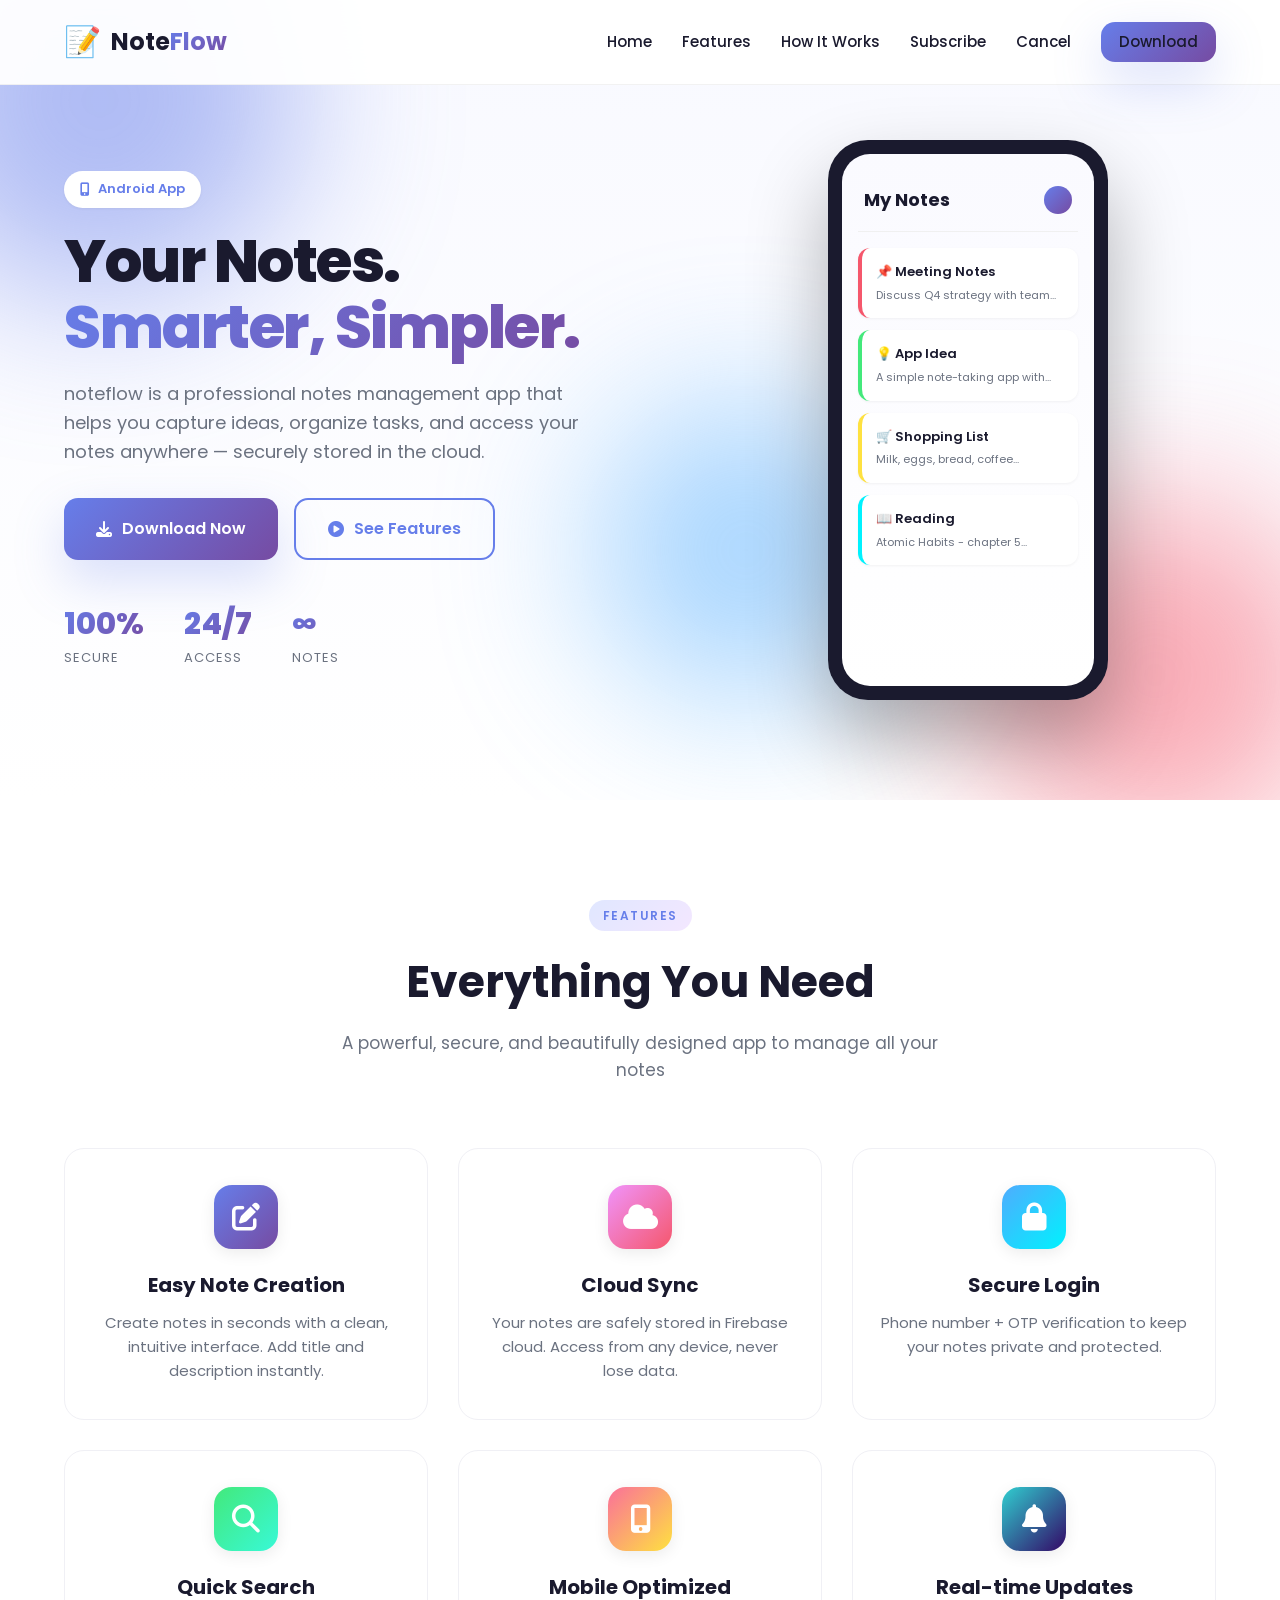
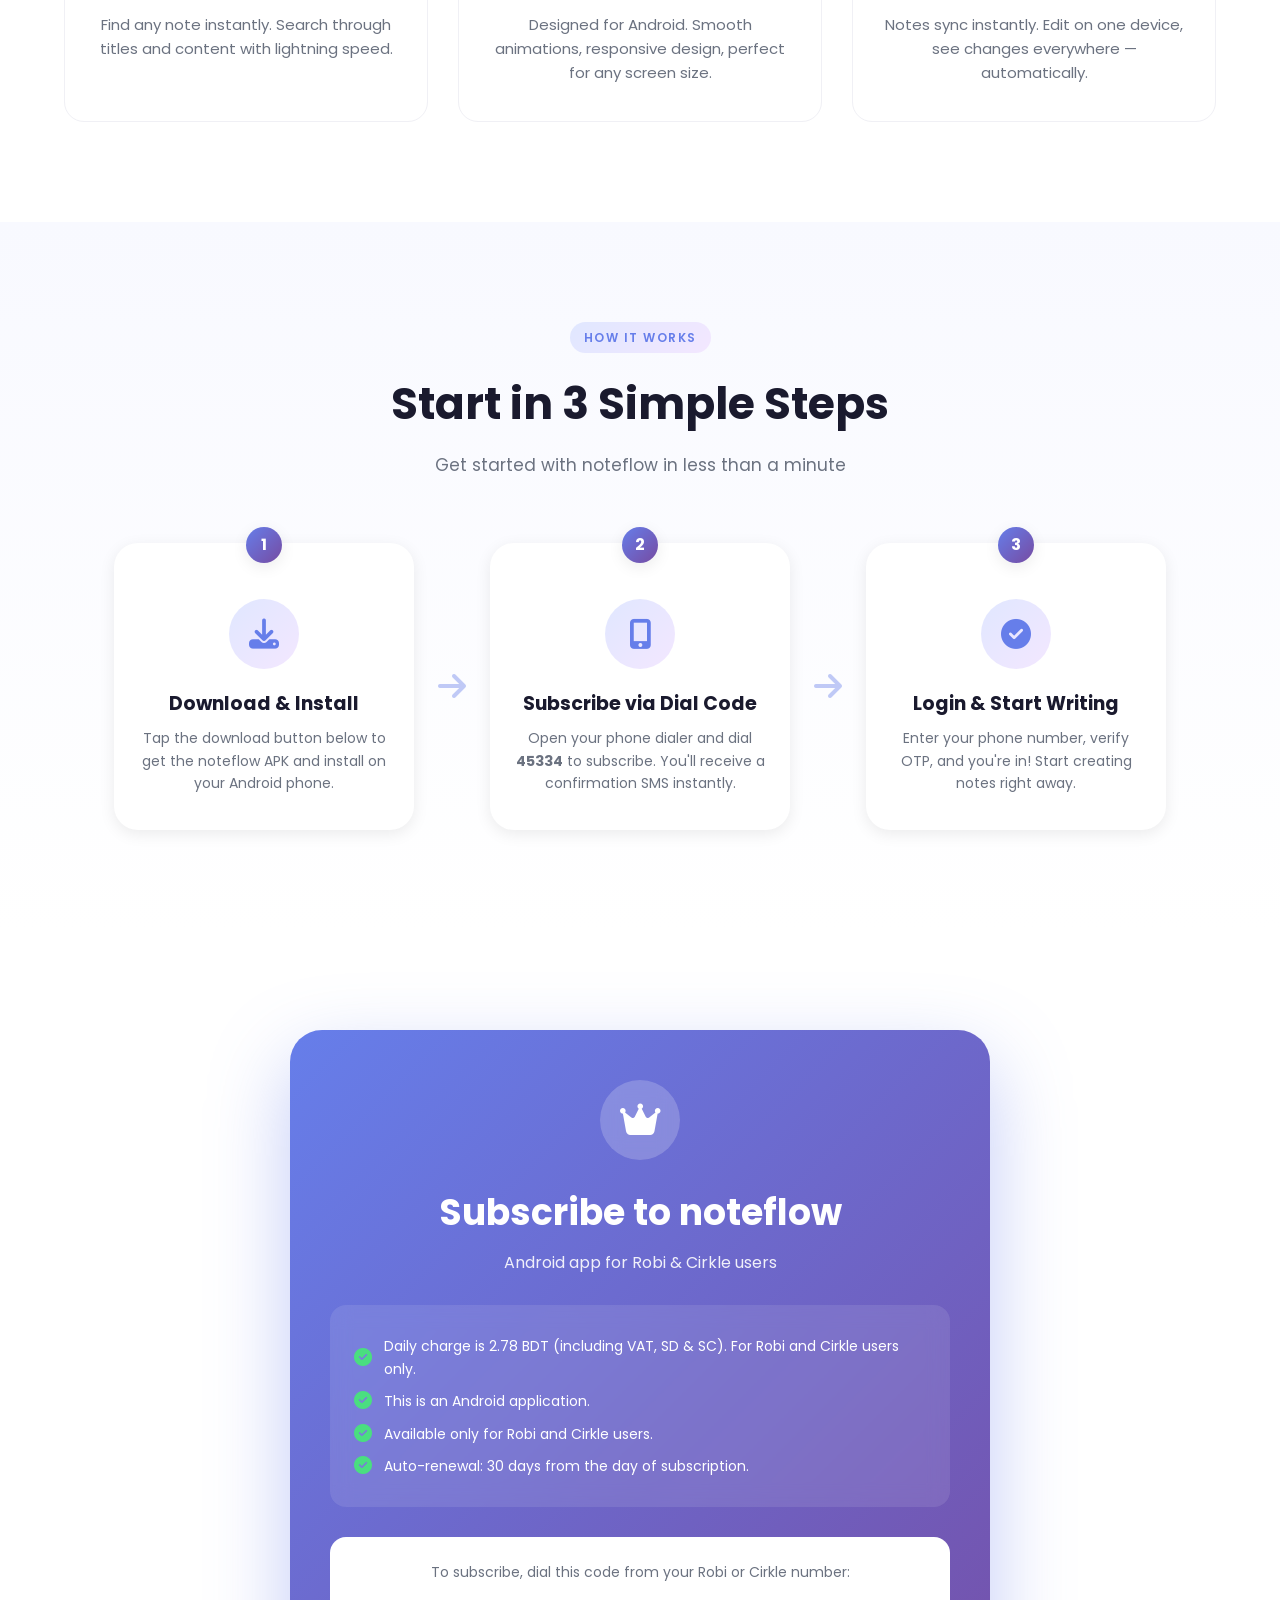
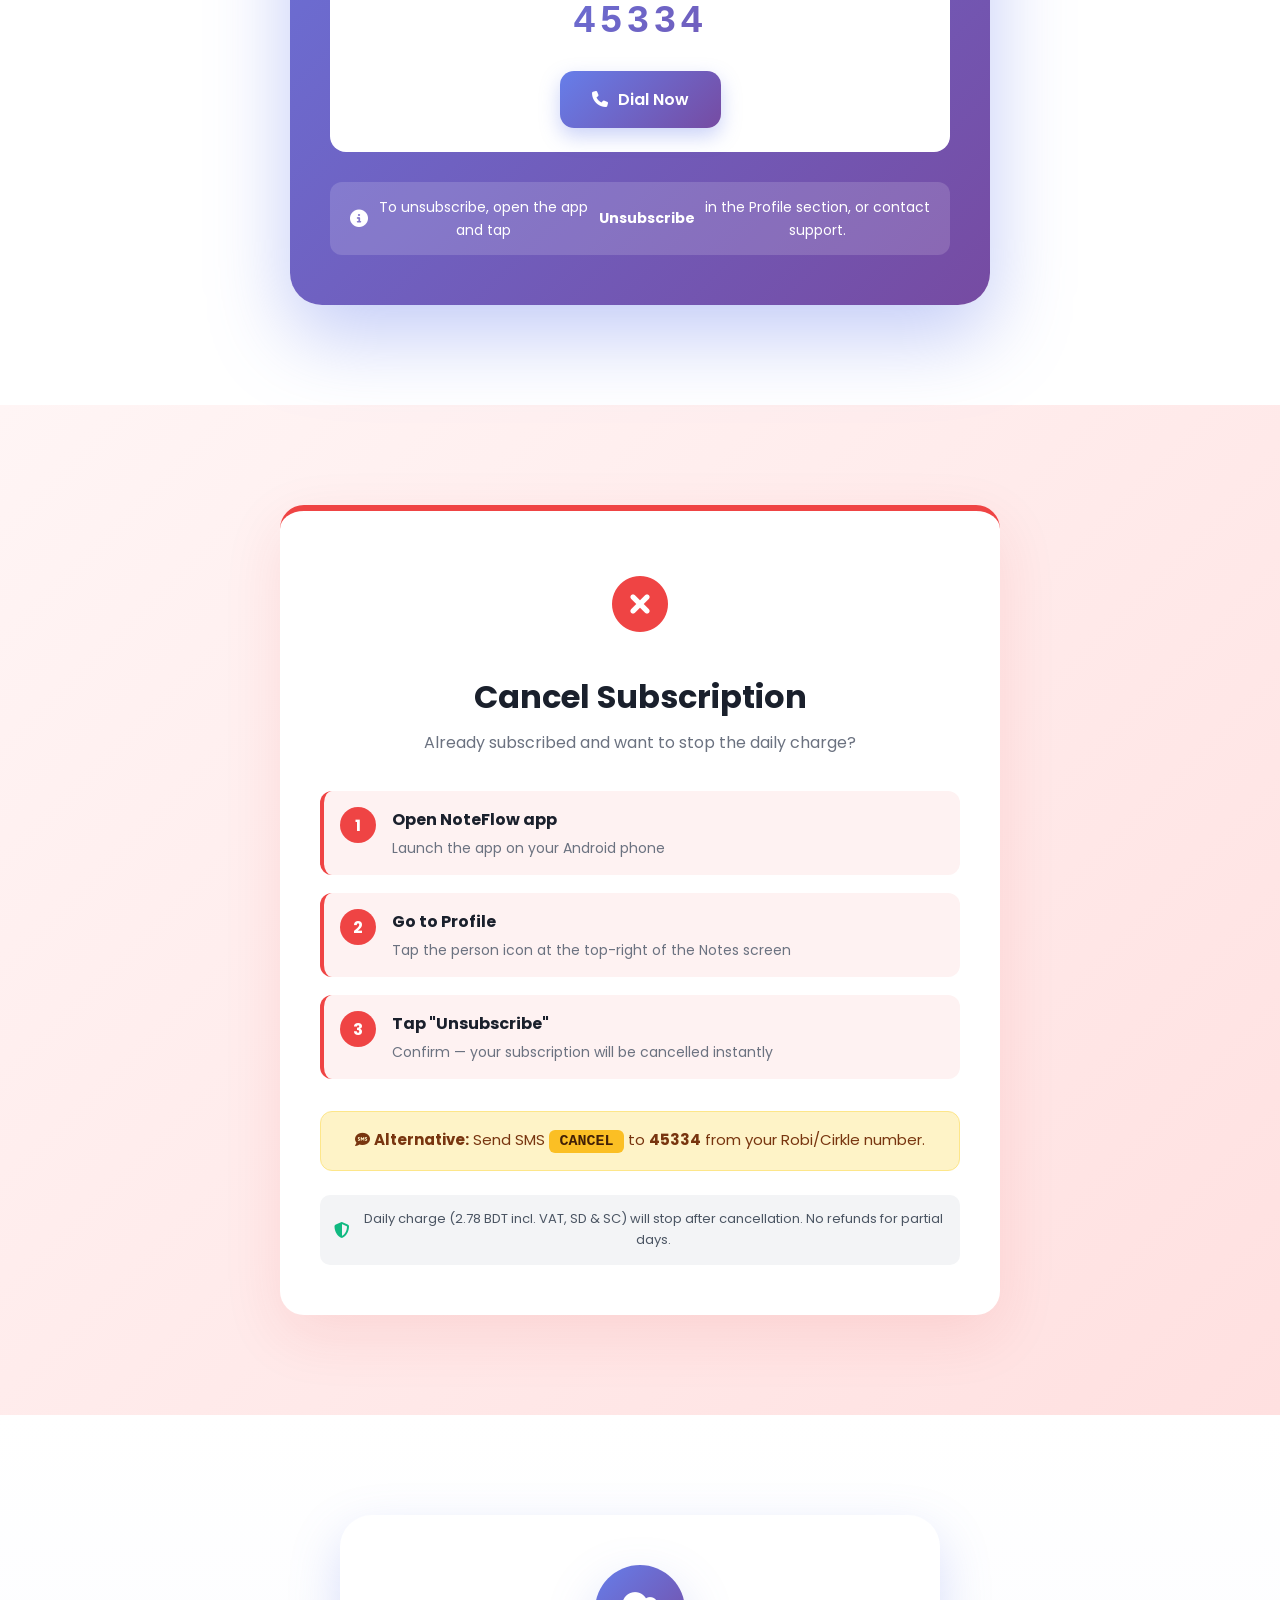
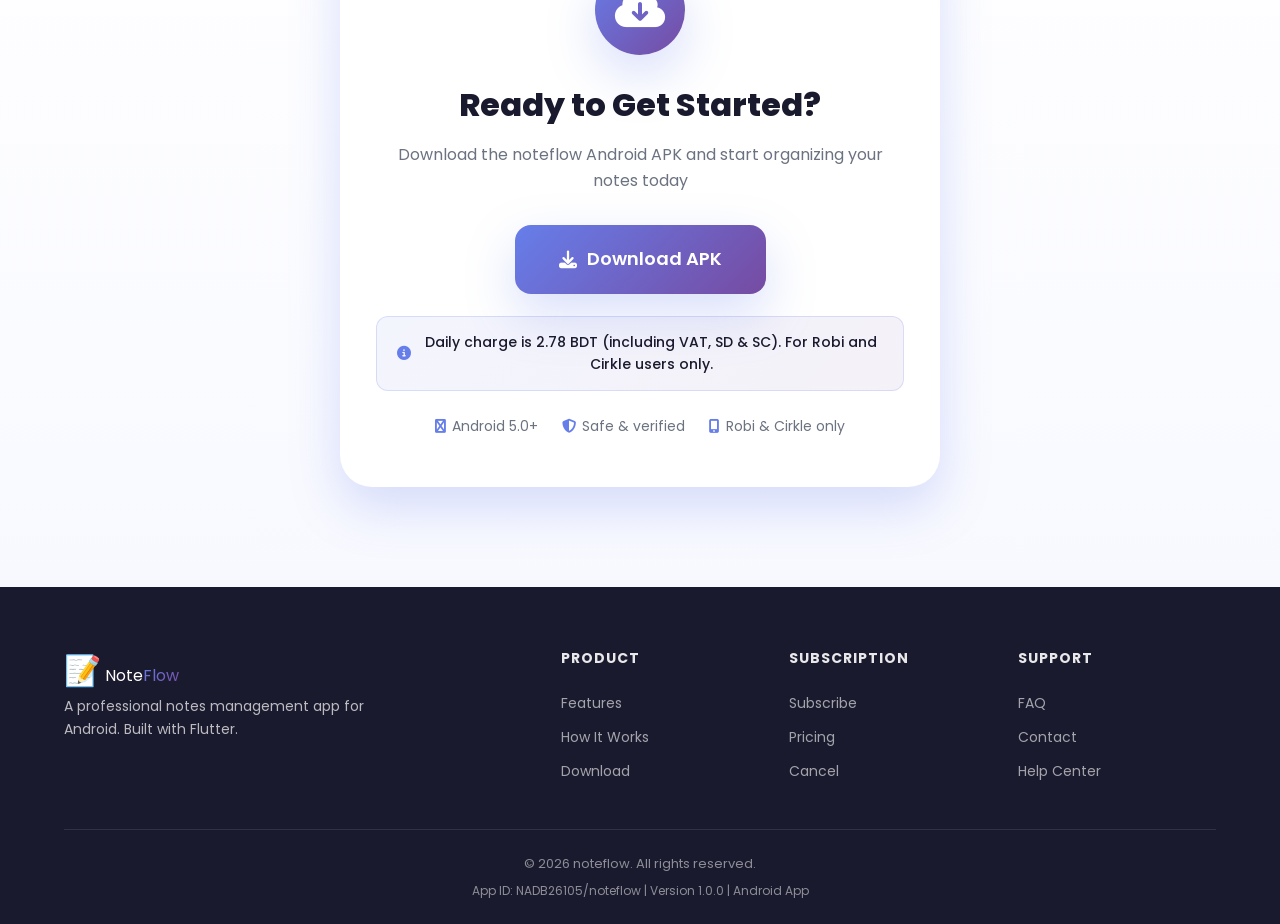
<file: landing_page/noteflow/index.html>
<!DOCTYPE html>
<html lang="en">
<head>
  <meta charset="UTF-8" />
  <meta http-equiv="X-UA-Compatible" content="IE=edge" />
  <meta name="viewport" content="width=device-width, initial-scale=1.0" />

  <!-- SEO Meta Tags -->
  <title>NoteFlow - Your Personal Notes Manager | by BDApps</title>
  <meta name="description" content="noteflow - A professional notes management app for Android. Organize your ideas, tasks, and reminders. Download now from BDApps." />
  <meta name="keywords" content="noteflow, Notes App, BDApps, Bangladesh, NADB26105, Notes Manager, Android App" />
  <meta name="author" content="BDApps Gladiators NADB26" />

  <!-- Open Graph -->
  <meta property="og:title" content="NoteFlow - Your Personal Notes Manager" />
  <meta property="og:description" content="Professional notes management app. Download now from BDApps." />
  <meta property="og:type" content="website" />
  <meta property="og:url" content="https://www.bdappsdigitalapps.com/NADB26105/noteflow/" />

  <!-- Favicon -->
  <link rel="icon" type="image/svg+xml" href="data:image/svg+xml,<svg xmlns='http://www.w3.org/2000/svg' viewBox='0 0 100 100'><text y='.9em' font-size='90'>📝</text></svg>" />

  <!-- Stylesheets -->
  <link rel="stylesheet" href="css/style.css" />

  <!-- Google Fonts -->
  <link rel="preconnect" href="https://fonts.googleapis.com" />
  <link rel="preconnect" href="https://fonts.gstatic.com" crossorigin />
  <link href="https://fonts.googleapis.com/css2?family=Poppins:wght@300;400;500;600;700;800&family=Noto+Sans+Bengali:wght@400;500;600;700&display=swap" rel="stylesheet" />

  <!-- Font Awesome for icons -->
  <link rel="stylesheet" href="https://cdnjs.cloudflare.com/ajax/libs/font-awesome/6.4.0/css/all.min.css" />
</head>
<body>

  <!-- ============ NAVBAR ============ -->
  <nav class="navbar" id="navbar">
    <div class="container nav-container">
      <a href="#" class="logo">
        <span class="logo-icon">📝</span>
        <span class="logo-text">Note<span class="gradient-text">Flow</span></span>
      </a>
      <ul class="nav-links" id="navLinks">
        <li><a href="#home">Home</a></li>
        <li><a href="#features">Features</a></li>
        <li><a href="#how">How It Works</a></li>
        <li><a href="#subscribe">Subscribe</a></li>
        <li><a href="#unsubscribe">Cancel</a></li>
        <li><a href="#download" class="btn btn-primary btn-sm">Download</a></li>
      </ul>
      <button class="menu-toggle" id="menuToggle" aria-label="Toggle menu">
        <i class="fas fa-bars"></i>
      </button>
    </div>
  </nav>

  <!-- ============ HERO SECTION ============ -->
  <section class="hero" id="home">
    <div class="hero-bg-shapes">
      <div class="shape shape-1"></div>
      <div class="shape shape-2"></div>
      <div class="shape shape-3"></div>
    </div>
    <div class="container hero-container">
      <div class="hero-content">
        <span class="hero-badge">
          <i class="fas fa-mobile-alt"></i> Android App
        </span>
        <h1 class="hero-title">
          Your Notes.<br />
          <span class="gradient-text">Smarter, Simpler.</span>
        </h1>
        <p class="hero-subtitle">
          noteflow is a professional notes management app that helps you capture ideas, organize tasks, and access your notes anywhere — securely stored in the cloud.
        </p>
        <div class="hero-buttons">
          <a href="#download" class="btn btn-primary btn-lg">
            <i class="fas fa-download"></i> Download Now
          </a>
          <a href="#features" class="btn btn-outline btn-lg">
            <i class="fas fa-play-circle"></i> See Features
          </a>
        </div>
        <div class="hero-stats">
          <div class="stat">
            <div class="stat-number">100%</div>
            <div class="stat-label">Secure</div>
          </div>
          <div class="stat">
            <div class="stat-number">24/7</div>
            <div class="stat-label">Access</div>
          </div>
          <div class="stat">
            <div class="stat-number">∞</div>
            <div class="stat-label">Notes</div>
          </div>
        </div>
      </div>
      <div class="hero-image">
        <div class="phone-mockup">
          <div class="phone-screen">
            <div class="mock-header">
              <div class="mock-title">My Notes</div>
              <div class="mock-dot"></div>
            </div>
            <div class="mock-note">
              <div class="mock-note-title">📌 Meeting Notes</div>
              <div class="mock-note-desc">Discuss Q4 strategy with team...</div>
            </div>
            <div class="mock-note">
              <div class="mock-note-title">💡 App Idea</div>
              <div class="mock-note-desc">A simple note-taking app with...</div>
            </div>
            <div class="mock-note">
              <div class="mock-note-title">🛒 Shopping List</div>
              <div class="mock-note-desc">Milk, eggs, bread, coffee...</div>
            </div>
            <div class="mock-note">
              <div class="mock-note-title">📖 Reading</div>
              <div class="mock-note-desc">Atomic Habits - chapter 5...</div>
            </div>
          </div>
        </div>
      </div>
    </div>
  </section>

  <!-- ============ FEATURES SECTION ============ -->
  <section class="features" id="features">
    <div class="container">
      <div class="section-header">
        <span class="section-tag">FEATURES</span>
        <h2 class="section-title">Everything You Need</h2>
        <p class="section-subtitle">
          A powerful, secure, and beautifully designed app to manage all your notes
        </p>
      </div>
      <div class="features-grid">
        <div class="feature-card">
          <div class="feature-icon" style="background: linear-gradient(135deg, #667eea, #764ba2);">
            <i class="fas fa-edit"></i>
          </div>
          <h3>Easy Note Creation</h3>
          <p>Create notes in seconds with a clean, intuitive interface. Add title and description instantly.</p>
        </div>
        <div class="feature-card">
          <div class="feature-icon" style="background: linear-gradient(135deg, #f093fb, #f5576c);">
            <i class="fas fa-cloud"></i>
          </div>
          <h3>Cloud Sync</h3>
          <p>Your notes are safely stored in Firebase cloud. Access from any device, never lose data.</p>
        </div>
        <div class="feature-card">
          <div class="feature-icon" style="background: linear-gradient(135deg, #4facfe, #00f2fe);">
            <i class="fas fa-lock"></i>
          </div>
          <h3>Secure Login</h3>
          <p>Phone number + OTP verification to keep your notes private and protected.</p>
        </div>
        <div class="feature-card">
          <div class="feature-icon" style="background: linear-gradient(135deg, #43e97b, #38f9d7);">
            <i class="fas fa-search"></i>
          </div>
          <h3>Quick Search</h3>
          <p>Find any note instantly. Search through titles and content with lightning speed.</p>
        </div>
        <div class="feature-card">
          <div class="feature-icon" style="background: linear-gradient(135deg, #fa709a, #fee140);">
            <i class="fas fa-mobile-alt"></i>
          </div>
          <h3>Mobile Optimized</h3>
          <p>Designed for Android. Smooth animations, responsive design, perfect for any screen size.</p>
        </div>
        <div class="feature-card">
          <div class="feature-icon" style="background: linear-gradient(135deg, #30cfd0, #330867);">
            <i class="fas fa-bell"></i>
          </div>
          <h3>Real-time Updates</h3>
          <p>Notes sync instantly. Edit on one device, see changes everywhere — automatically.</p>
        </div>
      </div>
    </div>
  </section>

  <!-- ============ HOW IT WORKS ============ -->
  <section class="how-it-works" id="how">
    <div class="container">
      <div class="section-header">
        <span class="section-tag">HOW IT WORKS</span>
        <h2 class="section-title">Start in 3 Simple Steps</h2>
        <p class="section-subtitle">
          Get started with noteflow in less than a minute
        </p>
      </div>
      <div class="steps">
        <div class="step">
          <div class="step-number">1</div>
          <div class="step-icon">
            <i class="fas fa-download"></i>
          </div>
          <h3>Download & Install</h3>
          <p>Tap the download button below to get the noteflow APK and install on your Android phone.</p>
        </div>
        <div class="step-arrow">
          <i class="fas fa-arrow-right"></i>
        </div>
        <div class="step">
          <div class="step-number">2</div>
          <div class="step-icon">
            <i class="fas fa-mobile-alt"></i>
          </div>
          <h3>Subscribe via Dial Code</h3>
          <p>Open your phone dialer and dial <strong>45334</strong> to subscribe. You'll receive a confirmation SMS instantly.</p>
        </div>
        <div class="step-arrow">
          <i class="fas fa-arrow-right"></i>
        </div>
        <div class="step">
          <div class="step-number">3</div>
          <div class="step-icon">
            <i class="fas fa-check-circle"></i>
          </div>
          <h3>Login & Start Writing</h3>
          <p>Enter your phone number, verify OTP, and you're in! Start creating notes right away.</p>
        </div>
      </div>
    </div>
  </section>

  <!-- ============ SUBSCRIBE SECTION ============ -->
  <section class="subscribe" id="subscribe">
    <div class="container">
      <div class="subscribe-card">
        <div class="subscribe-icon">
          <i class="fas fa-crown"></i>
        </div>
        <h2>Subscribe to noteflow</h2>
        <p class="subscribe-subtitle">Android app for Robi &amp; Cirkle users</p>
        <div class="subscribe-details">
          <div class="detail-item">
            <i class="fas fa-check-circle"></i>
            <span>Daily charge is 2.78 BDT (including VAT, SD &amp; SC). For Robi and Cirkle users only.</span>
          </div>
          <div class="detail-item">
            <i class="fas fa-check-circle"></i>
            <span>This is an Android application.</span>
          </div>
          <div class="detail-item">
            <i class="fas fa-check-circle"></i>
            <span>Available only for Robi and Cirkle users.</span>
          </div>
          <div class="detail-item">
            <i class="fas fa-check-circle"></i>
            <span>Auto-renewal: 30 days from the day of subscription.</span>
          </div>
        </div>
        <div class="ussd-box">
          <div class="ussd-label">To subscribe, dial this code from your Robi or Cirkle number:</div>
          <div class="ussd-code">45334</div>
          <a href="tel:45334" class="btn btn-primary btn-lg ussd-dial-btn" id="ussdDialBtn">
            <i class="fas fa-phone"></i> Dial Now
          </a>
        </div>
        <div class="subscribe-note">
          <i class="fas fa-info-circle"></i>
          To unsubscribe, open the app and tap <strong>Unsubscribe</strong> in the Profile section, or contact support.
        </div>
      </div>
    </div>
  </section>

  <!-- ============ UNSUBSCRIBE SECTION ============ -->
  <section class="unsubscribe" id="unsubscribe">
    <div class="container">
      <div class="unsubscribe-card">
        <div class="unsubscribe-icon">
          <i class="fas fa-times-circle"></i>
        </div>
        <h2>Cancel Subscription</h2>
        <p class="unsubscribe-subtitle">Already subscribed and want to stop the daily charge?</p>

        <div class="unsubscribe-steps">
          <div class="unsub-step">
            <span class="step-num">1</span>
            <div class="step-content">
              <strong>Open NoteFlow app</strong>
              <p>Launch the app on your Android phone</p>
            </div>
          </div>
          <div class="unsub-step">
            <span class="step-num">2</span>
            <div class="step-content">
              <strong>Go to Profile</strong>
              <p>Tap the person icon at the top-right of the Notes screen</p>
            </div>
          </div>
          <div class="unsub-step">
            <span class="step-num">3</span>
            <div class="step-content">
              <strong>Tap "Unsubscribe"</strong>
              <p>Confirm — your subscription will be cancelled instantly</p>
            </div>
          </div>
        </div>

        <div class="unsub-alternative">
          <i class="fas fa-sms"></i>
          <strong>Alternative:</strong> Send SMS <code>CANCEL</code> to <strong>45334</strong> from your Robi/Cirkle number.
        </div>

        <div class="unsubscribe-note">
          <i class="fas fa-shield-alt"></i>
          Daily charge (2.78 BDT incl. VAT, SD &amp; SC) will stop after cancellation. No refunds for partial days.
        </div>
      </div>
    </div>
  </section>

  <!-- ============ DOWNLOAD SECTION ============ -->
  <section class="download" id="download">
    <div class="container">
      <div class="download-card">
        <div class="download-icon">
          <i class="fas fa-cloud-download-alt"></i>
        </div>
        <h2>Ready to Get Started?</h2>
        <p>Download the noteflow Android APK and start organizing your notes today</p>
        <a href="https://www.bdappsdigitalapps.com/NADB26105/noteflow/noteflow.apk" class="btn btn-primary btn-xl" id="downloadBtn">
          <i class="fas fa-download"></i>
          <span>Download APK</span>
        </a>
        <div class="charge-info">
          <i class="fas fa-info-circle"></i>
          Daily charge is 2.78 BDT (including VAT, SD &amp; SC). For Robi and Cirkle users only.
        </div>
        <div class="download-info">
          <span><i class="fas fa-android"></i> Android 5.0+</span>
          <span><i class="fas fa-shield-alt"></i> Safe &amp; verified</span>
          <span><i class="fas fa-mobile-alt"></i> Robi &amp; Cirkle only</span>
        </div>
      </div>
    </div>
  </section>

  <!-- ============ FOOTER ============ -->
  <footer class="footer">
    <div class="container">
      <div class="footer-content">
        <div class="footer-brand">
          <span class="logo-icon">📝</span>
          <span class="logo-text">Note<span class="gradient-text">Flow</span></span>
          <p>A professional notes management app for Android. Built with Flutter.</p>
        </div>
        <div class="footer-links">
          <div class="footer-col">
            <h4>Product</h4>
            <a href="#features">Features</a>
            <a href="#how">How It Works</a>
            <a href="#download">Download</a>
          </div>
          <div class="footer-col">
            <h4>Subscription</h4>
            <a href="#subscribe">Subscribe</a>
            <a href="#subscribe">Pricing</a>
            <a href="#unsubscribe">Cancel</a>
          </div>
          <div class="footer-col">
            <h4>Support</h4>
            <a href="#">FAQ</a>
            <a href="#">Contact</a>
            <a href="#">Help Center</a>
          </div>
        </div>
      </div>
      <div class="footer-bottom">
        <p>&copy; 2026 noteflow. All rights reserved.</p>
        <p class="footer-meta">
          App ID: NADB26105/noteflow | Version 1.0.0 | Android App
        </p>
      </div>
    </div>
  </footer>

  <!-- Back to top button -->
  <button class="back-to-top" id="backToTop" aria-label="Back to top">
    <i class="fas fa-arrow-up"></i>
  </button>

  <script src="js/script.js"></script>
</body>
</html>
</file>
<file: landing_page/noteflow/css/style.css>
/* =====================================================
   NoteFlow Landing Page - Beautiful & Professional
   ===================================================== */

/* ============== RESET & BASE ============== */
*, *::before, *::after {
  box-sizing: border-box;
  margin: 0;
  padding: 0;
}

html {
  scroll-behavior: smooth;
}

body {
  font-family: 'Poppins', 'Noto Sans Bengali', -apple-system, BlinkMacSystemFont, sans-serif;
  line-height: 1.6;
  color: #1a1a2e;
  background: #ffffff;
  overflow-x: hidden;
}

a {
  text-decoration: none;
  color: inherit;
  transition: all 0.3s ease;
}

ul { list-style: none; }

img {
  max-width: 100%;
  display: block;
}

.container {
  max-width: 1200px;
  margin: 0 auto;
  padding: 0 24px;
}

:root {
  --primary: #667eea;
  --secondary: #764ba2;
  --accent: #f5576c;
  --dark: #1a1a2e;
  --gray: #6b7280;
  --light: #f9fafb;
  --gradient: linear-gradient(135deg, #667eea 0%, #764ba2 100%);
  --gradient-2: linear-gradient(135deg, #f093fb 0%, #f5576c 100%);
  --gradient-3: linear-gradient(135deg, #4facfe 0%, #00f2fe 100%);
  --shadow-sm: 0 1px 3px rgba(0, 0, 0, 0.05);
  --shadow-md: 0 4px 16px rgba(0, 0, 0, 0.08);
  --shadow-lg: 0 20px 50px rgba(102, 126, 234, 0.25);
}

/* ============== TYPOGRAPHY ============== */
.gradient-text {
  background: var(--gradient);
  -webkit-background-clip: text;
  -webkit-text-fill-color: transparent;
  background-clip: text;
}

.section-tag {
  display: inline-block;
  padding: 6px 14px;
  border-radius: 20px;
  background: linear-gradient(135deg, #e0e7ff, #f3e7ff);
  color: var(--primary);
  font-size: 12px;
  font-weight: 600;
  letter-spacing: 1.5px;
  margin-bottom: 16px;
}

.section-header {
  text-align: center;
  margin-bottom: 64px;
}

.section-title {
  font-size: clamp(28px, 5vw, 44px);
  font-weight: 700;
  margin-bottom: 12px;
  color: var(--dark);
}

.section-subtitle {
  font-size: 17px;
  color: var(--gray);
  max-width: 600px;
  margin: 0 auto;
}

/* ============== BUTTONS ============== */
.btn {
  display: inline-flex;
  align-items: center;
  gap: 10px;
  padding: 14px 28px;
  border-radius: 14px;
  font-weight: 600;
  font-size: 15px;
  border: none;
  cursor: pointer;
  transition: all 0.3s ease;
  white-space: nowrap;
}

.btn-sm { padding: 8px 18px; font-size: 14px; }
.btn-lg { padding: 16px 32px; font-size: 16px; }
.btn-xl { padding: 20px 44px; font-size: 18px; border-radius: 16px; }

.btn-primary {
  background: var(--gradient);
  color: #fff;
  box-shadow: var(--shadow-lg);
}

.btn-primary:hover {
  transform: translateY(-3px);
  box-shadow: 0 25px 60px rgba(102, 126, 234, 0.35);
}

.btn-outline {
  background: transparent;
  color: var(--primary);
  border: 2px solid var(--primary);
}

.btn-outline:hover {
  background: var(--primary);
  color: #fff;
  transform: translateY(-3px);
}

/* ============== NAVBAR ============== */
.navbar {
  position: fixed;
  top: 0;
  left: 0;
  width: 100%;
  background: rgba(255, 255, 255, 0.95);
  backdrop-filter: blur(20px);
  -webkit-backdrop-filter: blur(20px);
  z-index: 1000;
  transition: all 0.3s ease;
  border-bottom: 1px solid rgba(0, 0, 0, 0.05);
}

.navbar.scrolled {
  box-shadow: var(--shadow-md);
}

.nav-container {
  display: flex;
  justify-content: space-between;
  align-items: center;
  padding: 18px 24px;
}

.logo {
  display: flex;
  align-items: center;
  gap: 10px;
  font-size: 24px;
  font-weight: 700;
  color: var(--dark);
}

.logo-icon { font-size: 30px; }

.nav-links {
  display: flex;
  align-items: center;
  gap: 30px;
}

.nav-links a {
  font-weight: 500;
  color: var(--dark);
  position: relative;
  font-size: 15px;
}

.nav-links a:not(.btn):hover { color: var(--primary); }

.nav-links a:not(.btn)::after {
  content: '';
  position: absolute;
  bottom: -4px;
  left: 0;
  width: 0;
  height: 2px;
  background: var(--gradient);
  transition: width 0.3s ease;
}

.nav-links a:not(.btn):hover::after { width: 100%; }

.menu-toggle {
  display: none;
  background: none;
  border: none;
  font-size: 24px;
  cursor: pointer;
  color: var(--dark);
}

/* ============== HERO ============== */
.hero {
  position: relative;
  padding: 140px 0 100px;
  background: linear-gradient(180deg, #f8f9ff 0%, #ffffff 100%);
  overflow: hidden;
}

.hero-bg-shapes {
  position: absolute;
  inset: 0;
  pointer-events: none;
}

.shape {
  position: absolute;
  border-radius: 50%;
  filter: blur(80px);
  opacity: 0.5;
}

.shape-1 {
  width: 400px;
  height: 400px;
  background: var(--primary);
  top: -100px;
  left: -100px;
}

.shape-2 {
  width: 350px;
  height: 350px;
  background: var(--accent);
  bottom: -50px;
  right: -50px;
}

.shape-3 {
  width: 300px;
  height: 300px;
  background: #4facfe;
  top: 50%;
  right: 30%;
}

.hero-container {
  display: grid;
  grid-template-columns: 1.2fr 1fr;
  gap: 60px;
  align-items: center;
  position: relative;
  z-index: 1;
}

.hero-badge {
  display: inline-flex;
  align-items: center;
  gap: 8px;
  padding: 8px 16px;
  border-radius: 30px;
  background: white;
  color: var(--primary);
  font-size: 13px;
  font-weight: 600;
  margin-bottom: 20px;
  box-shadow: var(--shadow-sm);
}

.hero-title {
  font-size: clamp(36px, 6vw, 60px);
  font-weight: 800;
  line-height: 1.1;
  margin-bottom: 20px;
  letter-spacing: -1.5px;
}

.hero-subtitle {
  font-size: 18px;
  color: var(--gray);
  margin-bottom: 32px;
  max-width: 550px;
}

.hero-buttons {
  display: flex;
  gap: 16px;
  flex-wrap: wrap;
  margin-bottom: 40px;
}

.hero-stats {
  display: flex;
  gap: 40px;
}

.stat-number {
  font-size: 30px;
  font-weight: 800;
  background: var(--gradient);
  -webkit-background-clip: text;
  -webkit-text-fill-color: transparent;
  background-clip: text;
}

.stat-label {
  font-size: 13px;
  color: var(--gray);
  text-transform: uppercase;
  letter-spacing: 1px;
}

/* Phone Mockup */
.hero-image {
  display: flex;
  justify-content: center;
  align-items: center;
}

.phone-mockup {
  width: 280px;
  height: 560px;
  background: var(--dark);
  border-radius: 40px;
  padding: 14px;
  box-shadow: 0 40px 80px rgba(0, 0, 0, 0.3);
  position: relative;
  animation: floatPhone 4s ease-in-out infinite;
}

@keyframes floatPhone {
  0%, 100% { transform: translateY(0); }
  50% { transform: translateY(-20px); }
}

.phone-screen {
  width: 100%;
  height: 100%;
  background: linear-gradient(180deg, #fafaff 0%, #ffffff 100%);
  border-radius: 28px;
  padding: 20px 16px;
  overflow: hidden;
}

.mock-header {
  display: flex;
  justify-content: space-between;
  align-items: center;
  padding: 12px 6px 16px;
  border-bottom: 1px solid #f0f0f0;
  margin-bottom: 16px;
}

.mock-title {
  font-size: 18px;
  font-weight: 700;
  color: var(--dark);
}

.mock-dot {
  width: 28px;
  height: 28px;
  border-radius: 50%;
  background: var(--gradient);
  color: white;
  display: flex;
  align-items: center;
  justify-content: center;
  font-size: 16px;
}

.mock-note {
  padding: 14px;
  background: white;
  border-radius: 12px;
  margin-bottom: 12px;
  box-shadow: var(--shadow-sm);
  border-left: 4px solid var(--primary);
  animation: slideIn 0.6s ease-out backwards;
}

.mock-note:nth-child(2) { animation-delay: 0.1s; border-left-color: #f5576c; }
.mock-note:nth-child(3) { animation-delay: 0.2s; border-left-color: #43e97b; }
.mock-note:nth-child(4) { animation-delay: 0.3s; border-left-color: #fee140; }
.mock-note:nth-child(5) { animation-delay: 0.4s; border-left-color: #00f2fe; }

@keyframes slideIn {
  from { opacity: 0; transform: translateX(20px); }
  to { opacity: 1; transform: translateX(0); }
}

.mock-note-title {
  font-size: 13px;
  font-weight: 600;
  color: var(--dark);
  margin-bottom: 4px;
}

.mock-note-desc {
  font-size: 11px;
  color: var(--gray);
}

/* ============== FEATURES ============== */
.features {
  padding: 100px 0;
  background: white;
}

.features-grid {
  display: grid;
  grid-template-columns: repeat(auto-fit, minmax(280px, 1fr));
  gap: 30px;
}

.feature-card {
  padding: 36px 28px;
  background: white;
  border-radius: 20px;
  border: 1px solid #f0f0f5;
  transition: all 0.4s ease;
  text-align: center;
}

.feature-card:hover {
  transform: translateY(-8px);
  box-shadow: var(--shadow-lg);
  border-color: transparent;
}

.feature-icon {
  width: 64px;
  height: 64px;
  border-radius: 18px;
  display: flex;
  align-items: center;
  justify-content: center;
  margin: 0 auto 20px;
  color: white;
  font-size: 28px;
  box-shadow: var(--shadow-md);
}

.feature-card h3 {
  font-size: 20px;
  font-weight: 700;
  margin-bottom: 10px;
  color: var(--dark);
}

.feature-card p {
  font-size: 15px;
  color: var(--gray);
  line-height: 1.6;
}

/* ============== HOW IT WORKS ============== */
.how-it-works {
  padding: 100px 0;
  background: linear-gradient(180deg, #f8f9ff 0%, #ffffff 100%);
}

.steps {
  display: flex;
  align-items: center;
  justify-content: center;
  gap: 24px;
  flex-wrap: wrap;
}

.step {
  flex: 1;
  min-width: 240px;
  max-width: 300px;
  text-align: center;
  padding: 36px 24px;
  background: white;
  border-radius: 24px;
  position: relative;
  box-shadow: var(--shadow-md);
  transition: all 0.3s ease;
}

.step:hover {
  transform: translateY(-8px);
}

.step-number {
  position: absolute;
  top: -16px;
  left: 50%;
  transform: translateX(-50%);
  width: 36px;
  height: 36px;
  background: var(--gradient);
  color: white;
  border-radius: 50%;
  display: flex;
  align-items: center;
  justify-content: center;
  font-weight: 700;
  font-size: 16px;
  box-shadow: var(--shadow-md);
}

.step-icon {
  width: 70px;
  height: 70px;
  background: linear-gradient(135deg, #e0e7ff, #f3e7ff);
  color: var(--primary);
  border-radius: 50%;
  display: flex;
  align-items: center;
  justify-content: center;
  font-size: 30px;
  margin: 20px auto;
}

.step h3 {
  font-size: 19px;
  font-weight: 700;
  margin-bottom: 8px;
  color: var(--dark);
}

.step p {
  font-size: 14px;
  color: var(--gray);
}

.step-arrow {
  font-size: 32px;
  color: var(--primary);
  opacity: 0.4;
}

/* ============== SUBSCRIBE ============== */
.subscribe {
  padding: 100px 0;
  background: white;
}

.subscribe-card {
  max-width: 700px;
  margin: 0 auto;
  background: var(--gradient);
  color: white;
  padding: 50px 40px;
  border-radius: 32px;
  text-align: center;
  box-shadow: 0 30px 80px rgba(102, 126, 234, 0.4);
  position: relative;
  overflow: hidden;
}

.subscribe-card::before {
  content: '';
  position: absolute;
  top: -50%;
  right: -20%;
  width: 400px;
  height: 400px;
  background: radial-gradient(circle, rgba(255, 255, 255, 0.15), transparent 70%);
  border-radius: 50%;
}

.subscribe-icon {
  width: 80px;
  height: 80px;
  background: rgba(255, 255, 255, 0.2);
  border-radius: 50%;
  display: flex;
  align-items: center;
  justify-content: center;
  margin: 0 auto 24px;
  font-size: 36px;
  backdrop-filter: blur(10px);
  position: relative;
  z-index: 1;
}

.subscribe-card h2 {
  font-size: clamp(26px, 5vw, 36px);
  font-weight: 700;
  margin-bottom: 8px;
  position: relative;
  z-index: 1;
}

.subscribe-subtitle {
  font-size: 16px;
  opacity: 0.9;
  margin-bottom: 30px;
  position: relative;
  z-index: 1;
}

.subscribe-details {
  text-align: left;
  background: rgba(255, 255, 255, 0.1);
  backdrop-filter: blur(10px);
  padding: 20px 24px;
  border-radius: 16px;
  margin: 30px 0;
  position: relative;
  z-index: 1;
}

.detail-item {
  display: flex;
  align-items: center;
  gap: 12px;
  margin: 10px 0;
  font-size: 14px;
}

.detail-item i { font-size: 18px; color: #4ade80; }

.ussd-box {
  background: white;
  color: var(--dark);
  padding: 24px;
  border-radius: 16px;
  margin: 30px 0;
  position: relative;
  z-index: 1;
}

.ussd-label {
  font-size: 14px;
  color: var(--gray);
  margin-bottom: 8px;
}

.ussd-code {
  font-size: 38px;
  font-weight: 800;
  letter-spacing: 4px;
  background: var(--gradient);
  -webkit-background-clip: text;
  -webkit-text-fill-color: transparent;
  background-clip: text;
  font-family: 'Courier New', monospace;
}

.subscribe-note {
  background: rgba(255, 255, 255, 0.15);
  padding: 14px 20px;
  border-radius: 12px;
  font-size: 14px;
  display: flex;
  align-items: center;
  gap: 10px;
  justify-content: center;
  position: relative;
  z-index: 1;
}

.subscribe-note i { font-size: 18px; }

.ussd-dial-btn {
  margin-top: 18px;
  display: inline-flex;
  align-items: center;
  gap: 10px;
  text-decoration: none;
  box-shadow: 0 8px 20px rgba(102, 126, 234, 0.35);
}

.ussd-dial-btn:hover {
  transform: translateY(-2px);
  box-shadow: 0 12px 28px rgba(102, 126, 234, 0.5);
}

/* ============== UNSUBSCRIBE ============== */
.unsubscribe {
  padding: 100px 0;
  background: linear-gradient(135deg, #fff5f5 0%, #ffe0e0 100%);
}

.unsubscribe-card {
  max-width: 720px;
  margin: 0 auto;
  background: white;
  padding: 50px 40px;
  border-radius: 24px;
  box-shadow: 0 20px 60px rgba(220, 38, 38, 0.1);
  text-align: center;
  border-top: 6px solid #ef4444;
}

.unsubscribe-icon {
  font-size: 56px;
  color: #ef4444;
  margin-bottom: 20px;
}

.unsubscribe-card h2 {
  font-size: 32px;
  font-weight: 700;
  color: #1a202c;
  margin-bottom: 8px;
}

.unsubscribe-subtitle {
  color: #6b7280;
  font-size: 16px;
  margin-bottom: 36px;
}

.unsubscribe-steps {
  display: flex;
  flex-direction: column;
  gap: 18px;
  margin-bottom: 32px;
  text-align: left;
}

.unsub-step {
  display: flex;
  align-items: flex-start;
  gap: 16px;
  padding: 16px;
  background: #fef2f2;
  border-radius: 12px;
  border-left: 4px solid #ef4444;
}

.step-num {
  flex-shrink: 0;
  width: 36px;
  height: 36px;
  background: #ef4444;
  color: white;
  border-radius: 50%;
  display: flex;
  align-items: center;
  justify-content: center;
  font-weight: 700;
  font-size: 16px;
}

.step-content strong {
  display: block;
  color: #1a202c;
  font-size: 16px;
  margin-bottom: 4px;
}

.step-content p {
  color: #6b7280;
  font-size: 14px;
  margin: 0;
}

.unsub-alternative {
  background: #fef3c7;
  border: 1px solid #fde68a;
  border-radius: 12px;
  padding: 16px;
  margin-bottom: 24px;
  font-size: 15px;
  color: #78350f;
}

.unsub-alternative code {
  background: #fbbf24;
  color: #422006;
  padding: 3px 10px;
  border-radius: 6px;
  font-weight: 700;
  font-family: 'Courier New', monospace;
}

.unsubscribe-note {
  background: #f3f4f6;
  padding: 14px;
  border-radius: 10px;
  font-size: 13px;
  color: #4b5563;
  display: flex;
  align-items: center;
  gap: 10px;
  justify-content: center;
}

.unsubscribe-note i {
  color: #10b981;
  font-size: 16px;
}

@media (max-width: 768px) {
  .unsubscribe-card {
    padding: 30px 20px;
  }
  .unsubscribe-card h2 {
    font-size: 24px;
  }
  .unsub-step {
    flex-direction: column;
  }
}

.charge-info {
  margin-top: 22px;
  padding: 14px 20px;
  background: linear-gradient(135deg, rgba(102, 126, 234, 0.08), rgba(118, 75, 162, 0.08));
  border: 1px solid rgba(102, 126, 234, 0.2);
  border-radius: 12px;
  color: var(--dark);
  font-size: 14px;
  font-weight: 500;
  display: flex;
  align-items: center;
  justify-content: center;
  gap: 8px;
}

.charge-info i { color: var(--primary); }

/* ============== DOWNLOAD ============== */
.download {
  padding: 100px 0;
  background: linear-gradient(180deg, #ffffff 0%, #f8f9ff 100%);
}

.download-card {
  max-width: 600px;
  margin: 0 auto;
  text-align: center;
  padding: 50px 36px;
  background: white;
  border-radius: 32px;
  box-shadow: var(--shadow-lg);
}

.download-icon {
  width: 90px;
  height: 90px;
  background: var(--gradient);
  color: white;
  border-radius: 50%;
  display: flex;
  align-items: center;
  justify-content: center;
  margin: 0 auto 24px;
  font-size: 40px;
  box-shadow: var(--shadow-lg);
  animation: pulse 2s infinite;
}

@keyframes pulse {
  0%, 100% { transform: scale(1); }
  50% { transform: scale(1.05); }
}

.download-card h2 {
  font-size: 32px;
  font-weight: 800;
  margin-bottom: 12px;
  color: var(--dark);
}

.download-card p {
  color: var(--gray);
  margin-bottom: 32px;
  font-size: 16px;
}

.download-info {
  display: flex;
  justify-content: center;
  gap: 24px;
  flex-wrap: wrap;
  margin-top: 24px;
  font-size: 14px;
  color: var(--gray);
}

.download-info span {
  display: flex;
  align-items: center;
  gap: 6px;
}

.download-info i { color: var(--primary); }

/* ============== FOOTER ============== */
.footer {
  background: var(--dark);
  color: white;
  padding: 60px 0 24px;
}

.footer-content {
  display: grid;
  grid-template-columns: 2fr 3fr;
  gap: 60px;
  margin-bottom: 40px;
}

.footer-brand .logo {
  color: white;
  font-size: 22px;
  margin-bottom: 12px;
}

.footer-brand p {
  color: rgba(255, 255, 255, 0.7);
  font-size: 14px;
  max-width: 320px;
}

.footer-links {
  display: grid;
  grid-template-columns: repeat(3, 1fr);
  gap: 30px;
}

.footer-col h4 {
  font-size: 14px;
  margin-bottom: 16px;
  text-transform: uppercase;
  letter-spacing: 1px;
  color: rgba(255, 255, 255, 0.9);
}

.footer-col a {
  display: block;
  color: rgba(255, 255, 255, 0.6);
  padding: 6px 0;
  font-size: 14px;
}

.footer-col a:hover { color: var(--primary); }

.footer-bottom {
  border-top: 1px solid rgba(255, 255, 255, 0.1);
  padding-top: 24px;
  text-align: center;
  color: rgba(255, 255, 255, 0.5);
  font-size: 13px;
}

.footer-meta {
  margin-top: 6px;
  font-size: 12px;
}

/* ============== BACK TO TOP ============== */
.back-to-top {
  position: fixed;
  bottom: 30px;
  right: 30px;
  width: 50px;
  height: 50px;
  background: var(--gradient);
  color: white;
  border: none;
  border-radius: 50%;
  font-size: 20px;
  cursor: pointer;
  box-shadow: var(--shadow-lg);
  opacity: 0;
  pointer-events: none;
  transition: all 0.3s ease;
  z-index: 999;
}

.back-to-top.show {
  opacity: 1;
  pointer-events: all;
}

.back-to-top:hover {
  transform: translateY(-4px);
}

/* ============== RESPONSIVE ============== */
@media (max-width: 968px) {
  .hero-container {
    grid-template-columns: 1fr;
    text-align: center;
  }

  .hero-subtitle { margin-left: auto; margin-right: auto; }
  .hero-buttons { justify-content: center; }
  .hero-stats { justify-content: center; }
  .hero-image { order: -1; }

  .footer-content {
    grid-template-columns: 1fr;
    gap: 40px;
  }
}

@media (max-width: 768px) {
  .nav-links {
    position: fixed;
    top: 70px;
    left: 0;
    width: 100%;
    background: white;
    flex-direction: column;
    padding: 30px;
    gap: 20px;
    box-shadow: var(--shadow-md);
    transform: translateY(-100%);
    opacity: 0;
    transition: all 0.3s ease;
    pointer-events: none;
  }

  .nav-links.active {
    transform: translateY(0);
    opacity: 1;
    pointer-events: all;
  }

  .menu-toggle { display: block; }

  .hero { padding: 100px 0 60px; }

  .phone-mockup {
    width: 220px;
    height: 440px;
  }

  .step-arrow {
    transform: rotate(90deg);
  }

  .steps { flex-direction: column; }

  .footer-links {
    grid-template-columns: 1fr 1fr;
  }
}

@media (max-width: 480px) {
  .hero-buttons { flex-direction: column; width: 100%; }
  .hero-buttons .btn { width: 100%; justify-content: center; }
  .subscribe-card { padding: 30px 20px; }
  .ussd-code { font-size: 30px; }
  .footer-links { grid-template-columns: 1fr; }
  .download-info { flex-direction: column; gap: 12px; }
}
</file>
